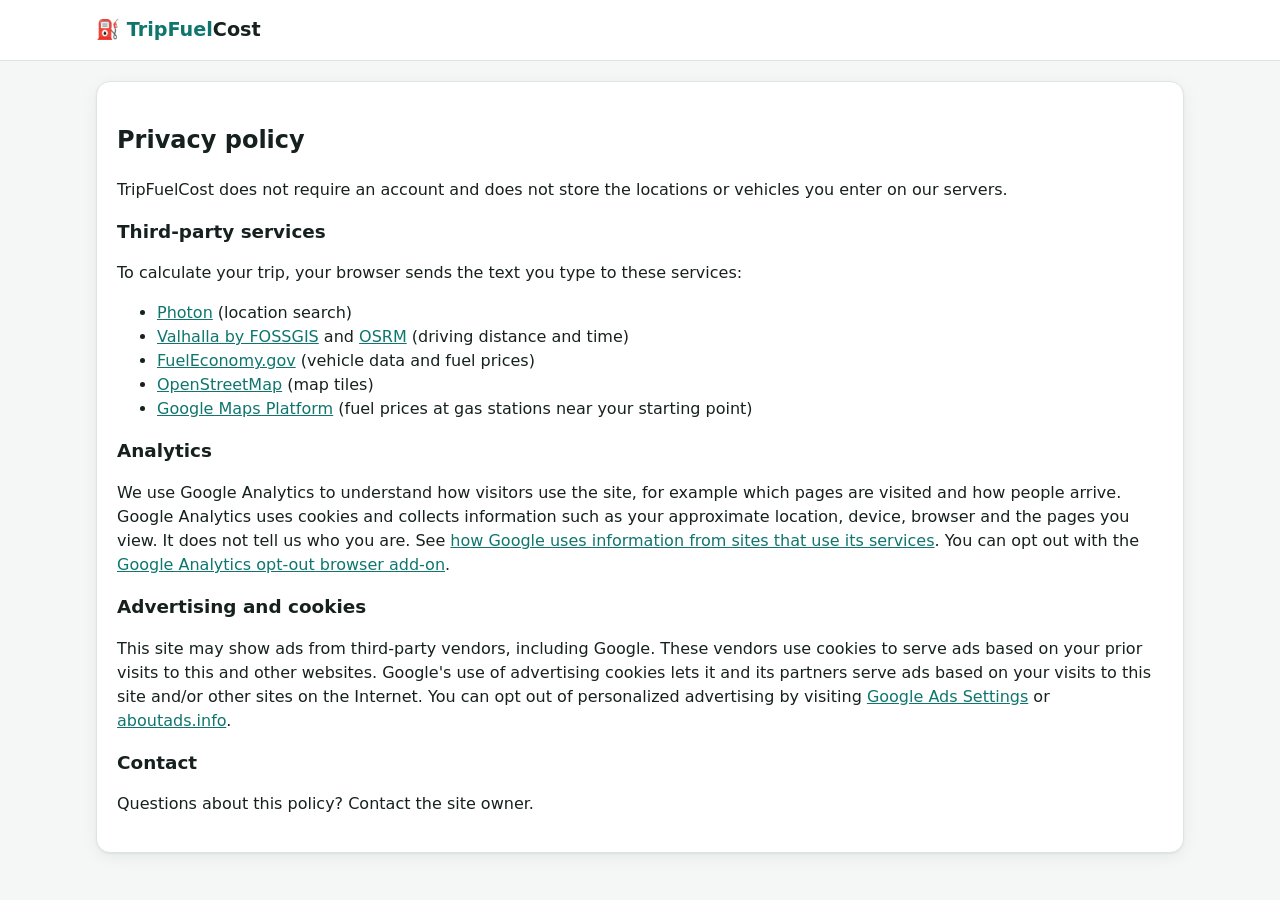
<file: privacy.html>
<!DOCTYPE html>
<html lang="en">
<head>
<!-- Google tag (gtag.js) -->
<script async src="https://www.googletagmanager.com/gtag/js?id=G-55PYKGQ2VE"></script>
<script>
  window.dataLayer = window.dataLayer || [];
  function gtag(){dataLayer.push(arguments);}
  gtag('js', new Date());

  gtag('config', 'G-55PYKGQ2VE');
</script>
  <meta charset="UTF-8" />
  <meta name="viewport" content="width=device-width, initial-scale=1" />
  <title>Privacy Policy – TripFuelCost</title>
  <link rel="canonical" href="https://tripfuelcost.ca/privacy.html" />
  <link rel="stylesheet" href="styles.css" />
</head>
<body>
  <header class="site-header">
    <div class="container header-inner"><a class="brand" href="./">⛽ <span>TripFuel</span>Cost</a></div>
  </header>
  <main class="container">
    <section class="content card">
      <h1>Privacy policy</h1>
      <p>TripFuelCost does not require an account and does not store the locations or vehicles you enter on our servers.</p>
      <h2>Third-party services</h2>
      <p>To calculate your trip, your browser sends the text you type to these services:</p>
      <ul>
        <li><a href="https://photon.komoot.io" rel="noopener">Photon</a> (location search)</li>
        <li><a href="https://valhalla1.openstreetmap.de" rel="noopener">Valhalla by FOSSGIS</a> and <a href="https://project-osrm.org" rel="noopener">OSRM</a> (driving distance and time)</li>
        <li><a href="https://www.fueleconomy.gov" rel="noopener">FuelEconomy.gov</a> (vehicle data and fuel prices)</li>
        <li><a href="https://www.openstreetmap.org" rel="noopener">OpenStreetMap</a> (map tiles)</li>
        <li><a href="https://policies.google.com/privacy" rel="noopener">Google Maps Platform</a> (fuel prices at gas stations near your starting point)</li>
      </ul>
      <h2>Analytics</h2>
      <p>We use Google Analytics to understand how visitors use the site, for example which pages are visited and how people arrive. Google Analytics uses cookies and collects information such as your approximate location, device, browser and the pages you view. It does not tell us who you are. See <a href="https://policies.google.com/technologies/partner-sites" rel="noopener">how Google uses information from sites that use its services</a>. You can opt out with the <a href="https://tools.google.com/dlpage/gaoptout" rel="noopener">Google Analytics opt-out browser add-on</a>.</p>
      <h2>Advertising and cookies</h2>
      <p>This site may show ads from third-party vendors, including Google. These vendors use cookies to serve ads based on your prior visits to this and other websites. Google's use of advertising cookies lets it and its partners serve ads based on your visits to this site and/or other sites on the Internet. You can opt out of personalized advertising by visiting <a href="https://www.google.com/settings/ads" rel="noopener">Google Ads Settings</a> or <a href="https://www.aboutads.info" rel="noopener">aboutads.info</a>.</p>
      <h2>Contact</h2>
      <p>Questions about this policy? Contact the site owner.</p>
    </section>
  </main>
</body>
</html>
</file>
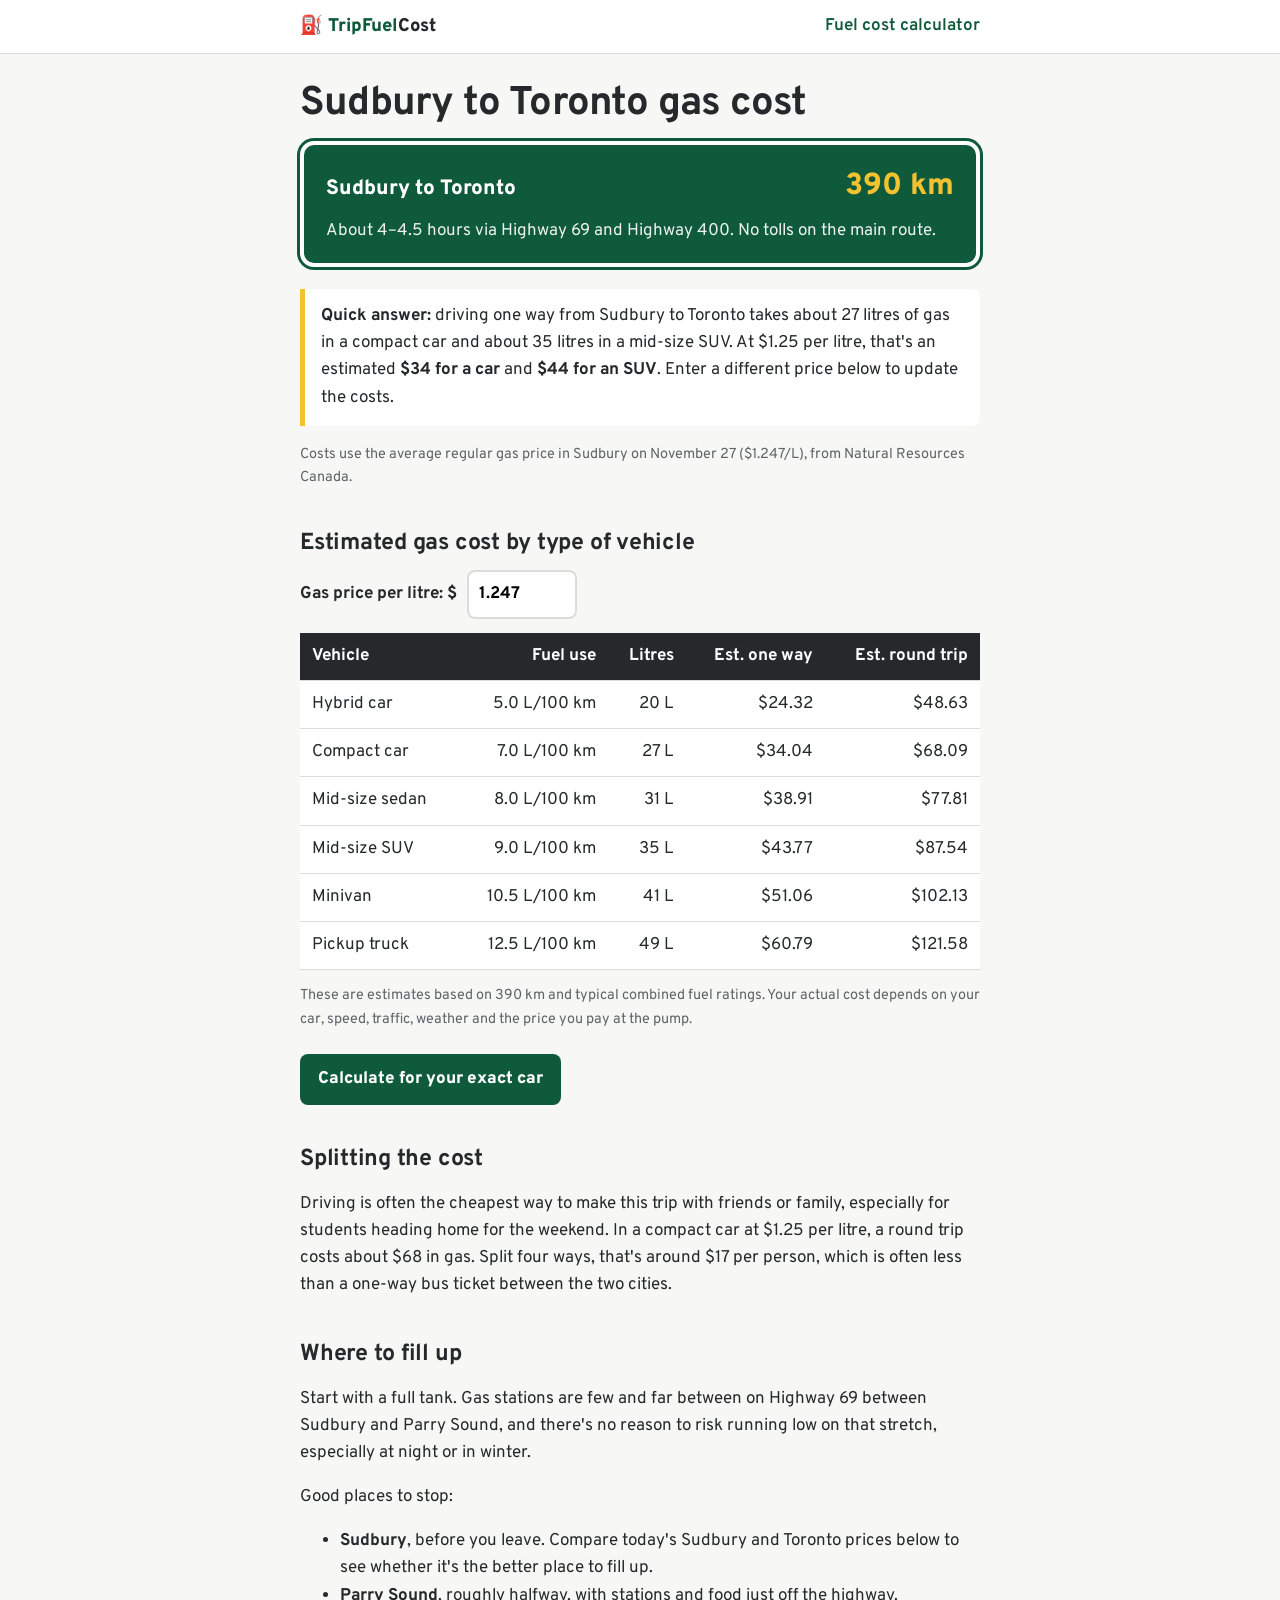
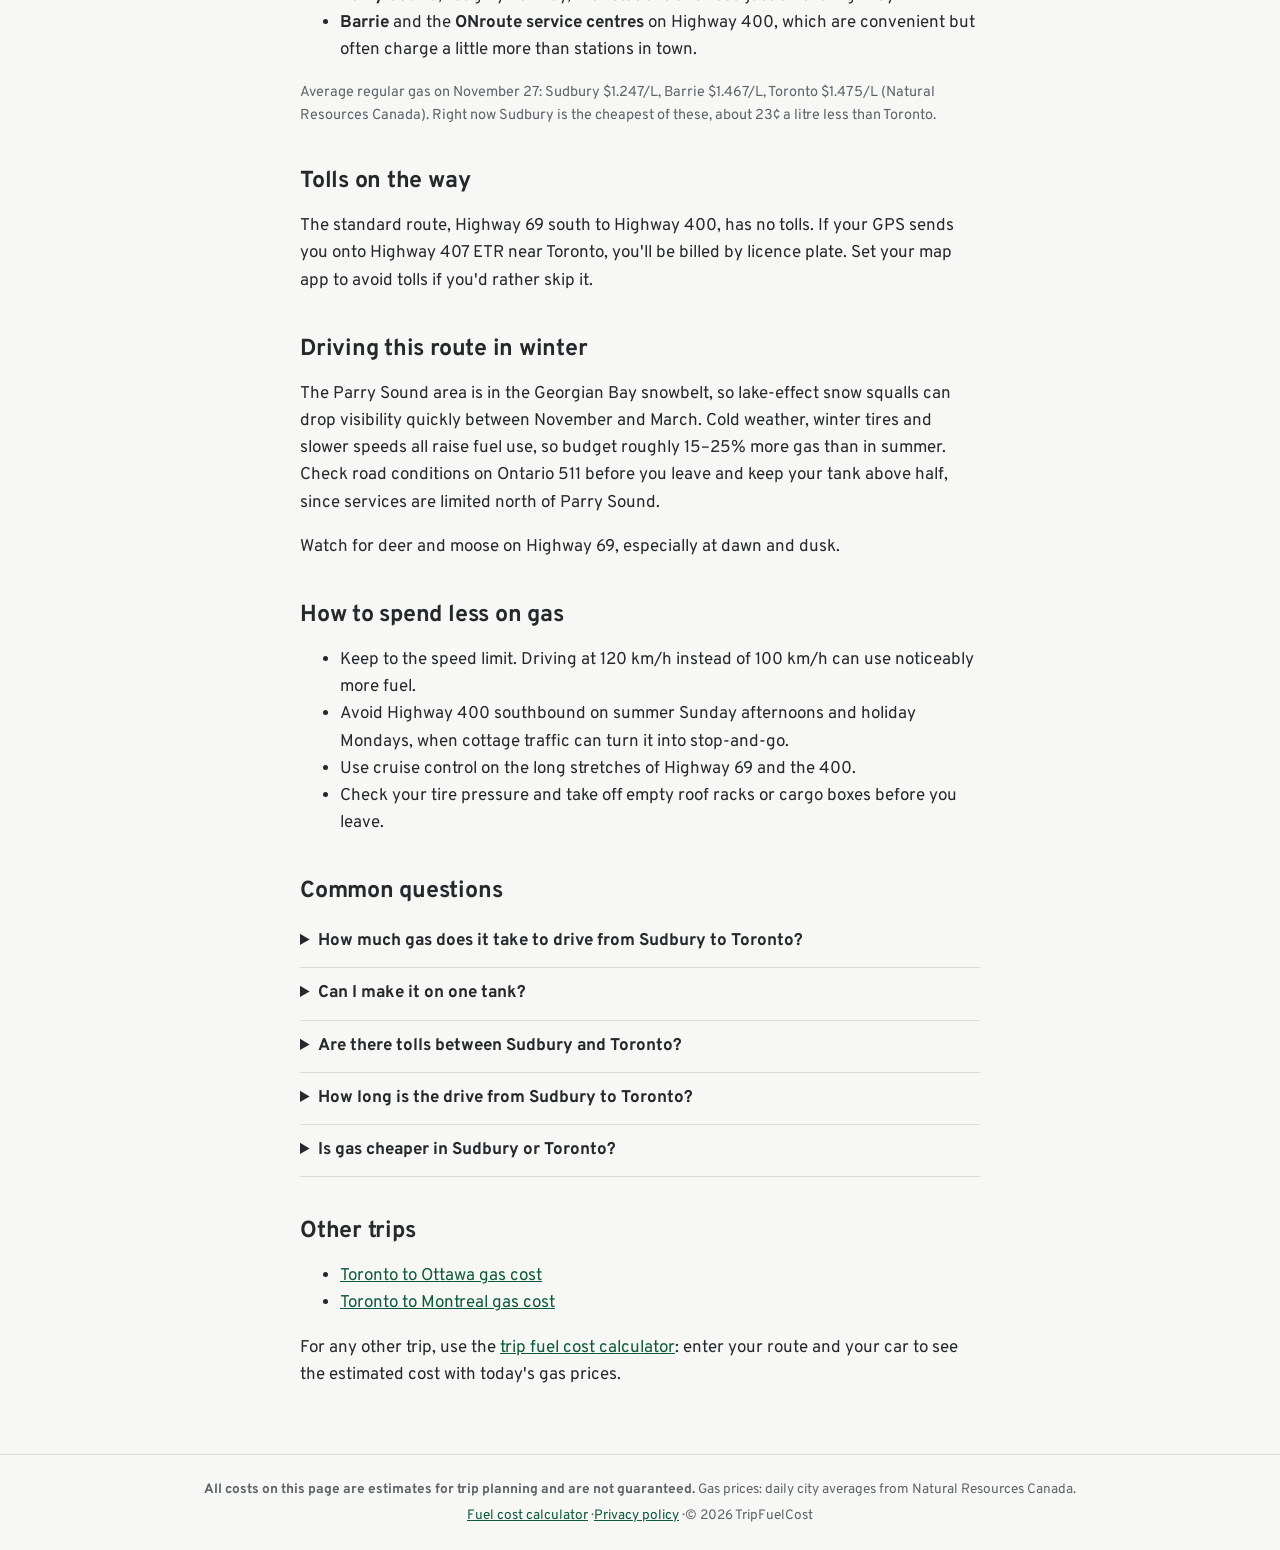
<file: sudbury-to-toronto-gas-cost.html>
<!doctype html>
<html lang="en-CA">
<head>
<!-- Google tag (gtag.js) -->
<script async src="https://www.googletagmanager.com/gtag/js?id=G-55PYKGQ2VE"></script>
<script>
  window.dataLayer = window.dataLayer || [];
  function gtag(){dataLayer.push(arguments);}
  gtag('js', new Date());

  gtag('config', 'G-55PYKGQ2VE');
</script>
<meta charset="utf-8">
<meta name="viewport" content="width=device-width, initial-scale=1">
<title>Sudbury to Toronto Gas Cost (2026) – How Much Gas for the Drive? | TripFuelCost</title>
<meta name="description" content="How much gas does it cost to drive from Sudbury to Toronto? Estimated costs for hybrids, cars, SUVs and pickups, round-trip totals, today&#x27;s Sudbury gas price, and tips for Highway 69 and the 400.">
<link rel="canonical" href="https://tripfuelcost.ca/sudbury-to-toronto-gas-cost.html">
<meta property="og:title" content="Sudbury to Toronto Gas Cost">
<meta property="og:description" content="Estimated gas cost for the 390 km drive from Sudbury to Toronto for hybrids, cars, SUVs and pickups, using today&#x27;s prices.">
<meta property="og:type" content="article">
<meta property="og:url" content="https://tripfuelcost.ca/sudbury-to-toronto-gas-cost.html">
<meta name="theme-color" content="#0E5A3A">
<link rel="icon" href="data:image/svg+xml,<svg xmlns='http://www.w3.org/2000/svg' viewBox='0 0 100 100'><text y='.9em' font-size='90'>⛽</text></svg>">
<link rel="preconnect" href="https://fonts.googleapis.com">
<link rel="preconnect" href="https://fonts.gstatic.com" crossorigin>
<link href="https://fonts.googleapis.com/css2?family=Overpass:wght@400;600;700;800&display=swap" rel="stylesheet">
<script type="application/ld+json">
{
 "@context": "https://schema.org",
 "@type": "FAQPage",
 "mainEntity": [
  {
   "@type": "Question",
   "name": "How much gas does it take to drive from Sudbury to Toronto?",
   "acceptedAnswer": {
    "@type": "Answer",
    "text": "The drive is about 390 km. A compact car using 7 L/100 km needs about 27 litres, a mid-size SUV about 35 litres, and a pickup truck about 49 litres."
   }
  },
  {
   "@type": "Question",
   "name": "Can I make it on one tank?",
   "acceptedAnswer": {
    "@type": "Answer",
    "text": "Yes, almost any car can. A car with a 50-litre tank using 7 L/100 km can go about 700 km. Still, start with a full tank, because stations are limited between Sudbury and Parry Sound."
   }
  },
  {
   "@type": "Question",
   "name": "Are there tolls between Sudbury and Toronto?",
   "acceptedAnswer": {
    "@type": "Answer",
    "text": "The main route along Highway 69 and Highway 400 has no tolls. Highway 407 ETR near Toronto is an optional toll road."
   }
  },
  {
   "@type": "Question",
   "name": "How long is the drive from Sudbury to Toronto?",
   "acceptedAnswer": {
    "@type": "Answer",
    "text": "Usually about 4 to 4.5 hours. Summer weekend cottage traffic on Highway 400, rush hour in Toronto, or winter weather can add an hour or more."
   }
  },
  {
   "@type": "Question",
   "name": "Is gas cheaper in Sudbury or Toronto?",
   "acceptedAnswer": {
    "@type": "Answer",
    "text": "It changes over time. This page shows today's average prices for Sudbury, Barrie and Toronto so you can pick the cheaper place to fill up."
   }
  }
 ]
}
</script>
<style>
  :root{--sign:#0E5A3A;--asphalt:#26292C;--line:#F2C230;--paper:#F7F8F5;--muted:#5E6468;--rule:#DADDD8}
  *{box-sizing:border-box}
  body{margin:0;background:var(--paper);color:var(--asphalt);font-family:"Overpass",system-ui,-apple-system,"Segoe UI",Roboto,sans-serif;font-size:17px;line-height:1.6}
  main{max-width:720px;margin:0 auto;padding:28px 20px 48px}
  a{color:var(--sign)}
  a:focus-visible,input:focus-visible{outline:3px solid var(--line);outline-offset:2px}
  h1{font-size:clamp(1.8rem,5vw,2.5rem);line-height:1.12;letter-spacing:-.02em;margin:0 0 14px}
  h2{font-size:1.45rem;line-height:1.25;margin:40px 0 10px;letter-spacing:-.01em}
  .route{background:var(--sign);color:#fff;border:4px solid #fff;box-shadow:0 0 0 3px var(--sign);border-radius:14px;padding:18px 22px;margin:0 0 22px}
  .route .road{display:flex;justify-content:space-between;align-items:baseline;gap:12px;font-weight:800;font-size:1.3rem}
  .route .road span:last-child{font-size:1.9rem;color:var(--line)}
  .route p{margin:6px 0 0;opacity:.92}
  .answer{background:#fff;border-left:5px solid var(--line);padding:14px 16px;border-radius:0 8px 8px 0}
  .price{display:flex;align-items:center;gap:10px;flex-wrap:wrap;margin:12px 0 14px;font-weight:700}
  .price input{font:inherit;font-size:1.05rem;width:110px;padding:9px 10px;border:2px solid var(--rule);border-radius:8px}
  .table-scroll{overflow-x:auto}
  table{border-collapse:collapse;width:100%;background:#fff;min-width:460px}
  th,td{text-align:left;padding:10px 12px;border-bottom:1px solid var(--rule)}
  th{background:var(--asphalt);color:#fff;font-weight:700}
  td.num,th.num{text-align:right}
  .small{color:var(--muted);font-size:.9rem}
  .cta{display:inline-block;background:var(--sign);color:#fff;text-decoration:none;font-weight:800;padding:12px 18px;border-radius:8px;margin-top:6px}
  details{border-bottom:1px solid var(--rule);padding:12px 0}
  summary{font-weight:700;cursor:pointer}
  details p{margin:8px 0 0}
  .site-bar{background:#fff;border-bottom:1px solid var(--rule)}
  .site-bar div{max-width:720px;margin:0 auto;padding:12px 20px;display:flex;justify-content:space-between;align-items:center;gap:12px;flex-wrap:wrap}
  .brand{font-weight:800;font-size:1.15rem;text-decoration:none;color:var(--asphalt)}
  .brand span{color:var(--sign)}
  .site-bar nav a{font-weight:600;text-decoration:none}
  .site-foot{border-top:1px solid var(--rule);color:var(--muted);font-size:.85rem;text-align:center;padding:20px}
  .site-foot p{margin:4px 0}
</style>
</head>
<body>
<header class="site-bar">
  <div>
    <a class="brand" href="/">⛽ <span>TripFuel</span>Cost</a>
    <nav><a href="/">Fuel cost calculator</a></nav>
  </div>
</header>
<main>
  <h1>Sudbury to Toronto gas cost</h1>

  <div class="route" aria-label="Route summary">
    <div class="road"><span>Sudbury to Toronto</span><span>390 km</span></div>
    <p>About 4–4.5 hours via Highway 69 and Highway 400. No tolls on the main route.</p>
  </div>

  <p class="answer"><strong>Quick answer:</strong> driving one way from Sudbury to Toronto takes about 27 litres of gas in a compact car and about 35 litres in a mid-size SUV. At $<span id="qa-price">1.90</span> per litre, that's an estimated <strong>$<span id="qa-car">52</span> for a car</strong> and <strong>$<span id="qa-suv">67</span> for an SUV</strong>. Enter a different price below to update the costs.</p>
  <p class="small" id="price-note">Costs use a typical Sudbury gas price.</p>

  <!-- AD SLOT: add an ad unit here after AdSense approval -->

  <h2>Estimated gas cost by type of vehicle</h2>
  <label class="price" for="gas-price">Gas price per litre: $<input type="number" id="gas-price" inputmode="decimal" min="0" step="0.01" value="1.90"></label>
  <div class="table-scroll">
    <table>
      <thead><tr><th>Vehicle</th><th class="num">Fuel use</th><th class="num">Litres</th><th class="num">Est. one way</th><th class="num">Est. round trip</th></tr></thead>
      <tbody id="cost-rows"></tbody>
    </table>
  </div>
  <p class="small">These are estimates based on 390 km and typical combined fuel ratings. Your actual cost depends on your car, speed, traffic, weather and the price you pay at the pump.</p>
  <p><a class="cta" href="/?from=Greater%20Sudbury%2C%20Ontario%2C%20Canada&amp;to=Toronto%2C%20Ontario%2C%20Canada&amp;country=CA">Calculate for your exact car</a></p>

  <h2>Splitting the cost</h2>
  <p>Driving is often the cheapest way to make this trip with friends or family, especially for students heading home for the weekend. In a compact car at $<span id="split-price">1.90</span> per litre, a round trip costs about $<span id="split-rt">104</span> in gas. Split four ways, that's around $<span id="split-pp">26</span> per person, which is often less than a one-way bus ticket between the two cities.</p>

  <h2>Where to fill up</h2>
  <p>Start with a full tank. Gas stations are few and far between on Highway 69 between Sudbury and Parry Sound, and there's no reason to risk running low on that stretch, especially at night or in winter.</p>
  <p>Good places to stop:</p>
  <ul>
    <li><strong>Sudbury</strong>, before you leave. Compare today's Sudbury and Toronto prices below to see whether it's the better place to fill up.</li>
    <li><strong>Parry Sound</strong>, roughly halfway, with stations and food just off the highway.</li>
    <li><strong>Barrie</strong> and the <strong>ONroute service centres</strong> on Highway 400, which are convenient but often charge a little more than stations in town.</li>
  </ul>
  <p class="small" id="city-prices" hidden></p>

  <h2>Tolls on the way</h2>
  <p>The standard route, Highway 69 south to Highway 400, has no tolls. If your GPS sends you onto Highway 407 ETR near Toronto, you'll be billed by licence plate. Set your map app to avoid tolls if you'd rather skip it.</p>

  <!-- AD SLOT: add an ad unit here after AdSense approval -->

  <h2>Driving this route in winter</h2>
  <p>The Parry Sound area is in the Georgian Bay snowbelt, so lake-effect snow squalls can drop visibility quickly between November and March. Cold weather, winter tires and slower speeds all raise fuel use, so budget roughly 15–25% more gas than in summer. Check road conditions on Ontario 511 before you leave and keep your tank above half, since services are limited north of Parry Sound.</p>
  <p>Watch for deer and moose on Highway 69, especially at dawn and dusk.</p>

  <h2>How to spend less on gas</h2>
  <ul>
    <li>Keep to the speed limit. Driving at 120 km/h instead of 100 km/h can use noticeably more fuel.</li>
    <li>Avoid Highway 400 southbound on summer Sunday afternoons and holiday Mondays, when cottage traffic can turn it into stop-and-go.</li>
    <li>Use cruise control on the long stretches of Highway 69 and the 400.</li>
    <li>Check your tire pressure and take off empty roof racks or cargo boxes before you leave.</li>
  </ul>

  <h2>Common questions</h2>
  <details><summary>How much gas does it take to drive from Sudbury to Toronto?</summary><p>The drive is about 390 km. A compact car using 7 L/100 km needs about 27 litres, a mid-size SUV about 35 litres, and a pickup truck about 49 litres.</p></details>
  <details><summary>Can I make it on one tank?</summary><p>Yes, almost any car can. A car with a 50-litre tank using 7 L/100 km can go about 700 km. Still, start with a full tank, because stations are limited between Sudbury and Parry Sound.</p></details>
  <details><summary>Are there tolls between Sudbury and Toronto?</summary><p>The main route along Highway 69 and Highway 400 has no tolls. Highway 407 ETR near Toronto is an optional toll road.</p></details>
  <details><summary>How long is the drive from Sudbury to Toronto?</summary><p>Usually about 4 to 4.5 hours. Summer weekend cottage traffic on Highway 400, rush hour in Toronto, or winter weather can add an hour or more.</p></details>
  <details><summary>Is gas cheaper in Sudbury or Toronto?</summary><p>It changes over time. This page shows today&#x27;s average prices for Sudbury, Barrie and Toronto so you can pick the cheaper place to fill up.</p></details>

  <h2>Other trips</h2>
  <ul>
    <li><a href="toronto-to-ottawa-gas-cost.html">Toronto to Ottawa gas cost</a></li>
    <li><a href="toronto-to-montreal-gas-cost.html">Toronto to Montreal gas cost</a></li>
  </ul>
  <p>For any other trip, use the <a href="/">trip fuel cost calculator</a>: enter your route and your car to see the estimated cost with today's gas prices.</p>
</main>
<footer class="site-foot">
  <p><strong>All costs on this page are estimates for trip planning and are not guaranteed.</strong> Gas prices: daily city averages from Natural Resources Canada.</p>
  <p><a href="/">Fuel cost calculator</a> · <a href="/privacy.html">Privacy policy</a> · © 2026 TripFuelCost</p>
</footer>

<script>
  // Estimated costs follow the gas price; today's price comes from data/prices.json
  // (daily city averages from Natural Resources Canada).
  (function(){
    const KM = 390;
    const PRICE_CITY = "Sudbury";
    const STOPS = ["Sudbury", "Barrie", "Toronto"];
    const vehicles = [["Hybrid car", 5.0], ["Compact car", 7.0], ["Mid-size sedan", 8.0], ["Mid-size SUV", 9.0], ["Minivan", 10.5], ["Pickup truck", 12.5]];
    const input = document.getElementById('gas-price');
    const rows = document.getElementById('cost-rows');
    const money = n => n.toLocaleString('en-CA',{style:'currency',currency:'CAD'});
    const whole = n => Math.round(n).toLocaleString('en-CA');
    const setText = (id, text) => { const el = document.getElementById(id); if (el) el.textContent = text; };
    function render(){
      const price = parseFloat(input.value);
      const ok = price > 0;
      rows.innerHTML = vehicles.map(([name,l100]) => {
        const litres = KM * l100 / 100;
        return `<tr><td>${name}</td><td class="num">${l100.toFixed(1)} L/100 km</td>
          <td class="num">${litres.toFixed(0)} L</td>
          <td class="num">${ok ? money(litres*price) : '–'}</td>
          <td class="num">${ok ? money(litres*price*2) : '–'}</td></tr>`;
      }).join('');
      if (!ok) return;
      setText('qa-price', price.toFixed(2));
      setText('qa-car', whole(KM * 7.0 / 100 * price));
      setText('qa-suv', whole(KM * 9.0 / 100 * price));
      setText('split-price', price.toFixed(2));
      setText('split-rt', whole(KM * 2 * 7.0 / 100 * price));
      setText('split-pp', whole(KM * 2 * 7.0 / 100 * price / 4));
    }
    let edited = false;
    input.addEventListener('input', () => { edited = true; render(); });
    render();

    fetch('data/prices.json').then(r => r.ok ? r.json() : null).then(data => {
      const ca = data && data.countries && data.countries.CA;
      if (!ca) return;
      const city = name => ca.cities.find(c => c.name === name && c.prices.regular);
      const start = city(PRICE_CITY);
      if (!start) return;
      const day = new Date(start.date + 'T12:00:00').toLocaleDateString('en-CA', { month: 'long', day: 'numeric' });
      if (!edited) {
        input.value = start.prices.regular.toFixed(3);
        render();
        setText('price-note', `Costs use the average regular gas price in ${start.name} on ${day} ($${start.prices.regular.toFixed(3)}/L), from ${ca.source}.`);
      }
      const stops = STOPS.map(city).filter(Boolean);
      if (stops.length < 2) return;
      const note = document.getElementById('city-prices');
      const cheapest = stops.reduce((a, b) => (b.prices.regular < a.prices.regular ? b : a));
      const priciest = stops.reduce((a, b) => (b.prices.regular > a.prices.regular ? b : a));
      const gap = Math.round((priciest.prices.regular - cheapest.prices.regular) * 100);
      note.textContent = `Average regular gas on ${day}: ` + stops.map(c => `${c.name} $${c.prices.regular.toFixed(3)}/L`).join(', ') + ` (${ca.source}).`
        + (gap >= 2 ? ` Right now ${cheapest.name} is the cheapest of these, about ${gap}¢ a litre less than ${priciest.name}.` : '');
      note.hidden = false;
    }).catch(() => {});
  })();
</script>
</body>
</html>
</file>
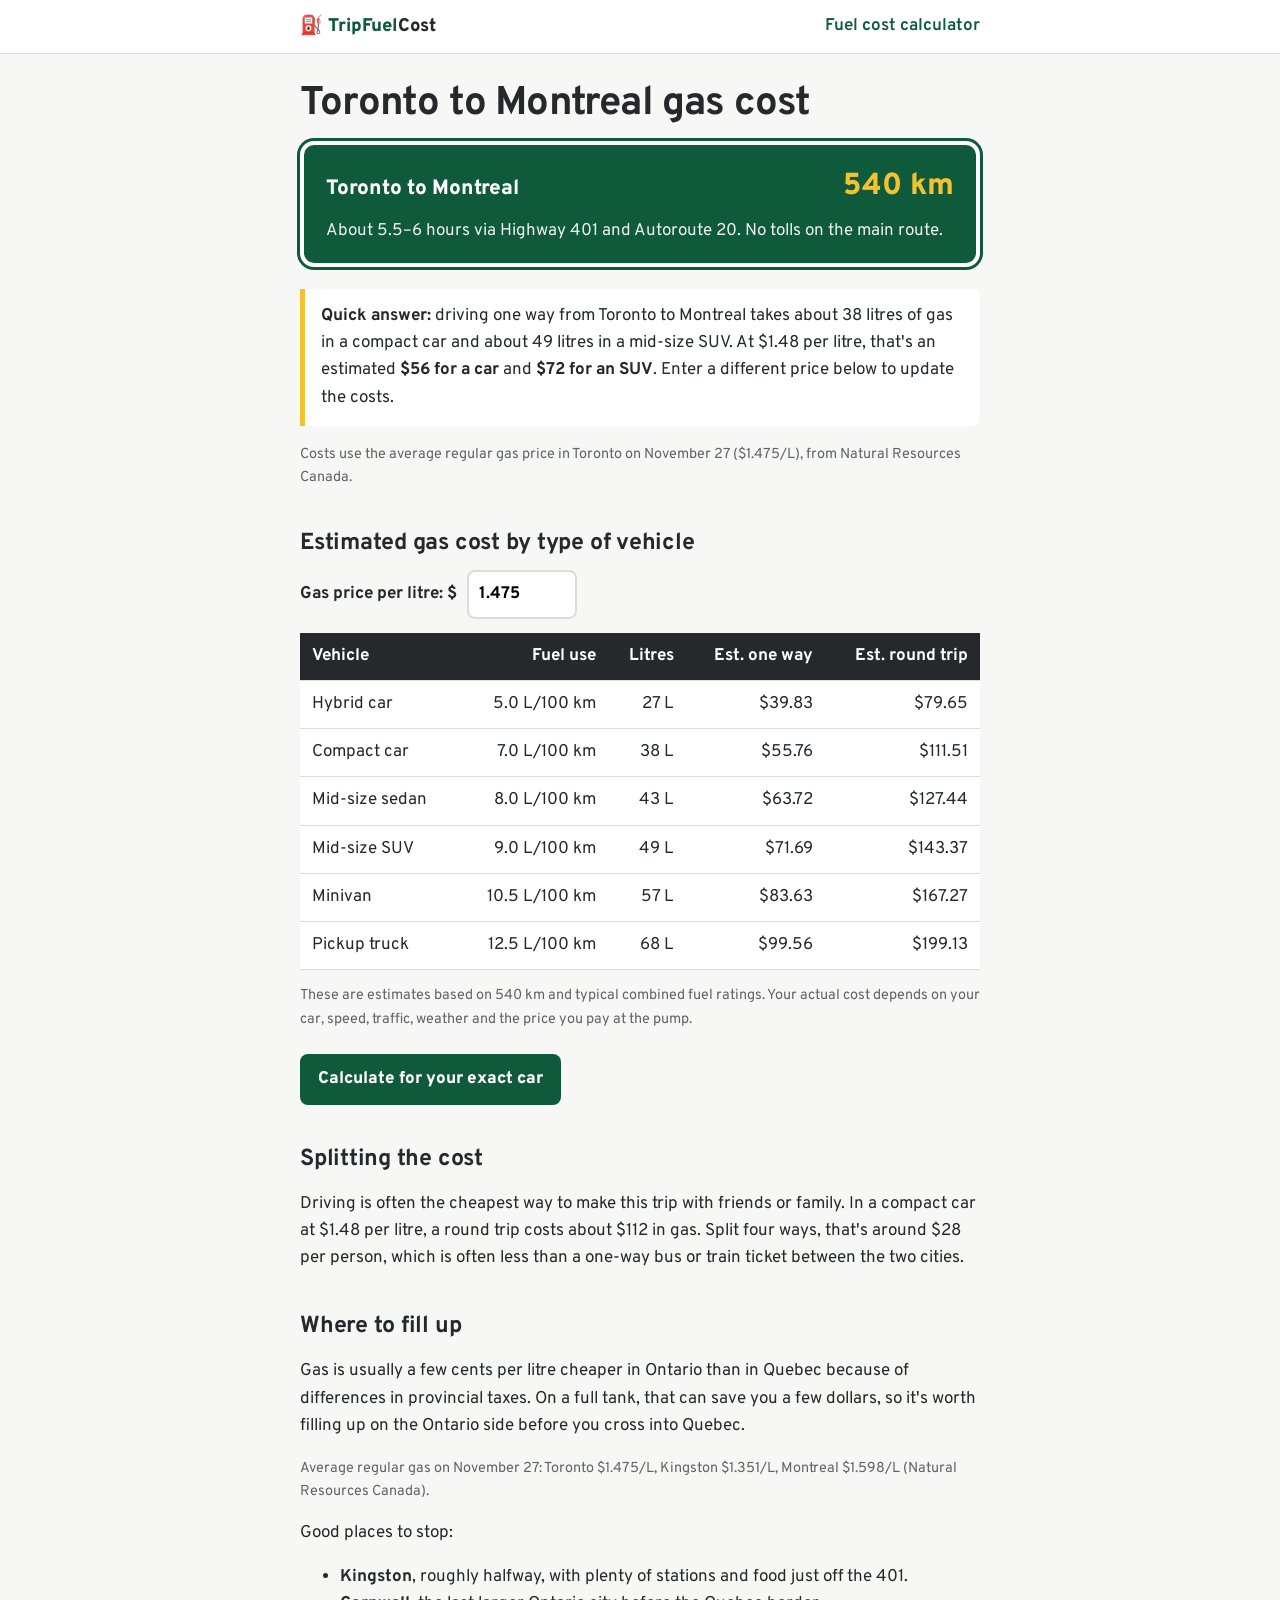
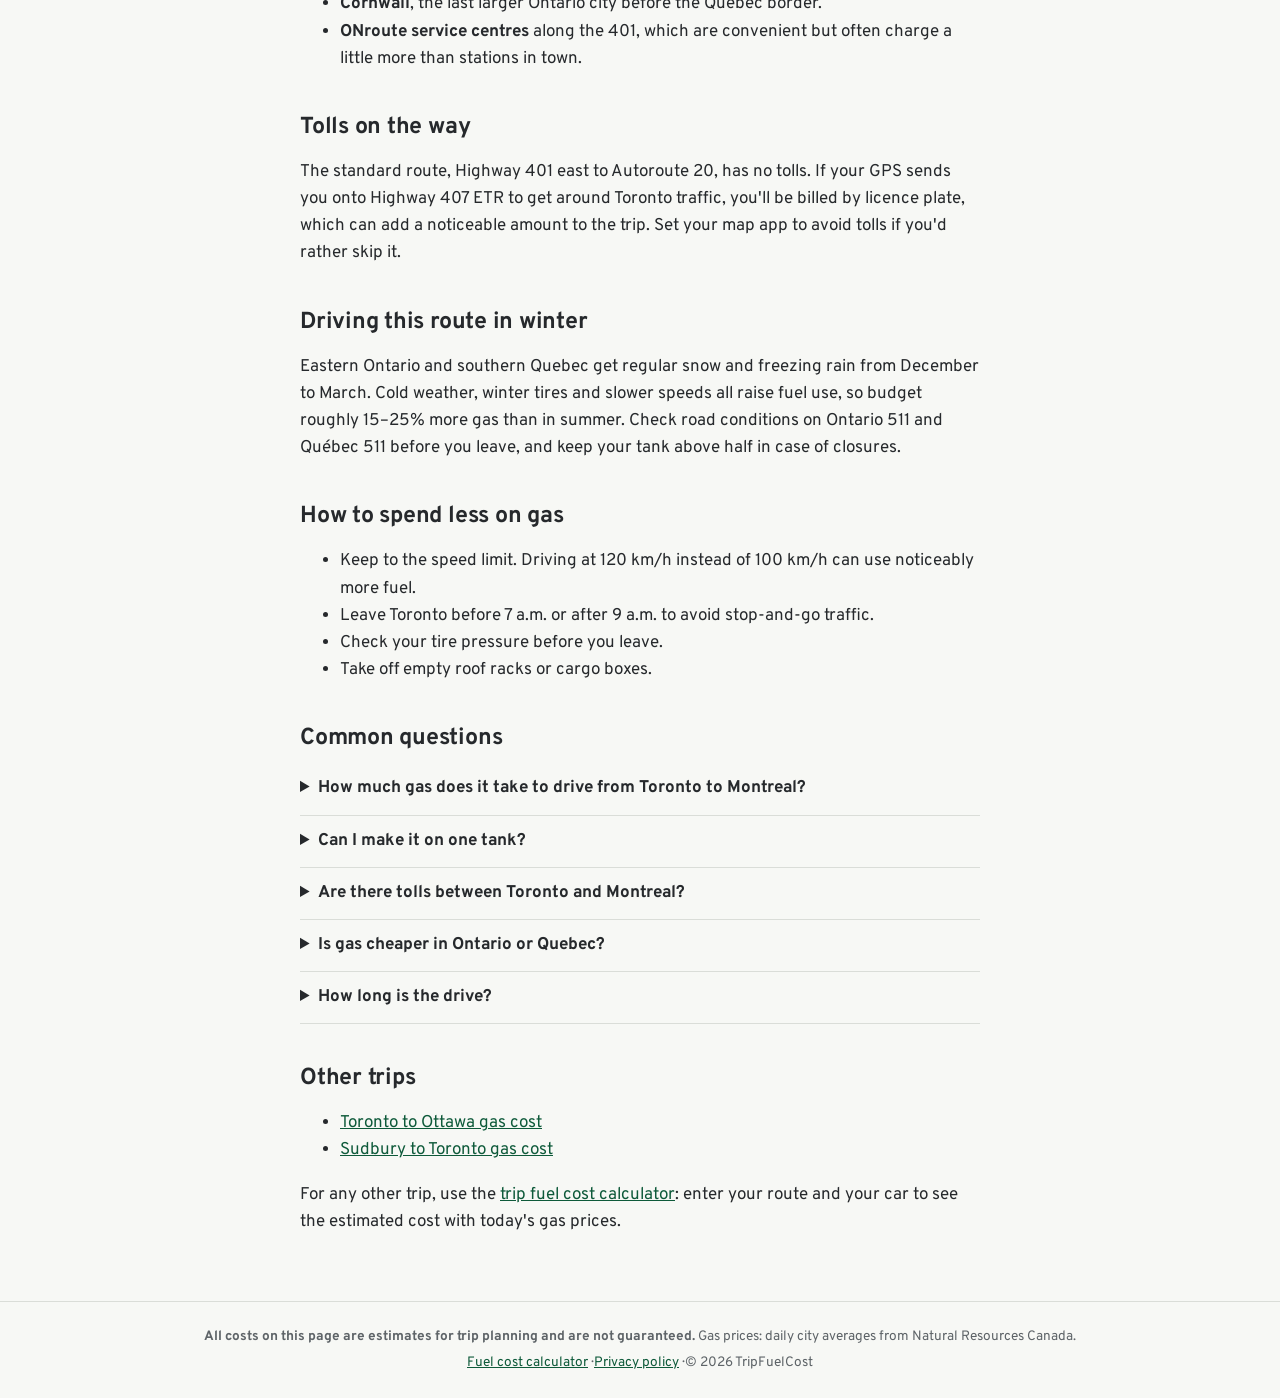
<file: toronto-to-montreal-gas-cost.html>
<!doctype html>
<html lang="en-CA">
<head>
<!-- Google tag (gtag.js) -->
<script async src="https://www.googletagmanager.com/gtag/js?id=G-55PYKGQ2VE"></script>
<script>
  window.dataLayer = window.dataLayer || [];
  function gtag(){dataLayer.push(arguments);}
  gtag('js', new Date());

  gtag('config', 'G-55PYKGQ2VE');
</script>
<meta charset="utf-8">
<meta name="viewport" content="width=device-width, initial-scale=1">
<title>Toronto to Montreal Gas Cost (2026) – How Much Gas for the Drive? | TripFuelCost</title>
<meta name="description" content="How much gas does it cost to drive from Toronto to Montreal? See costs for hybrids, cars, SUVs and pickups, round-trip totals, the best place to fill up, and tips to spend less.">
<link rel="canonical" href="https://tripfuelcost.ca/toronto-to-montreal-gas-cost.html">
<meta property="og:title" content="Toronto to Montreal Gas Cost">
<meta property="og:description" content="How much gas the 540 km drive from Toronto to Montreal costs for hybrids, cars, SUVs and pickups, using today's prices.">
<meta property="og:type" content="article">
<meta property="og:url" content="https://tripfuelcost.ca/toronto-to-montreal-gas-cost.html">
<meta name="theme-color" content="#0E5A3A">
<link rel="icon" href="data:image/svg+xml,<svg xmlns='http://www.w3.org/2000/svg' viewBox='0 0 100 100'><text y='.9em' font-size='90'>⛽</text></svg>">
<link rel="preconnect" href="https://fonts.googleapis.com">
<link rel="preconnect" href="https://fonts.gstatic.com" crossorigin>
<link href="https://fonts.googleapis.com/css2?family=Overpass:wght@400;600;700;800&display=swap" rel="stylesheet">
<script type="application/ld+json">
{
  "@context": "https://schema.org",
  "@type": "FAQPage",
  "mainEntity": [
    {"@type": "Question", "name": "How much gas does it take to drive from Toronto to Montreal?",
     "acceptedAnswer": {"@type": "Answer", "text": "The drive is about 540 km. A compact car using 7 L/100 km needs about 38 litres, a mid-size SUV about 49 litres, and a pickup truck about 68 litres."}},
    {"@type": "Question", "name": "Are there tolls between Toronto and Montreal?",
     "acceptedAnswer": {"@type": "Answer", "text": "The main route along Highway 401 and Autoroute 20 has no tolls. Highway 407 ETR near Toronto is an optional toll road; you can avoid it by staying on the 401."}},
    {"@type": "Question", "name": "Is gas cheaper in Ontario or Quebec?",
     "acceptedAnswer": {"@type": "Answer", "text": "Gas is often a few cents per litre cheaper in Ontario than in Quebec because of differences in provincial taxes, so many drivers fill up before crossing the border near Cornwall."}},
    {"@type": "Question", "name": "How long is the drive from Toronto to Montreal?",
     "acceptedAnswer": {"@type": "Answer", "text": "Usually about 5.5 to 6 hours without major traffic. Leaving Toronto at rush hour or driving in winter weather can add an hour or more."}}
  ]
}
</script>
<style>
  :root{--sign:#0E5A3A;--asphalt:#26292C;--line:#F2C230;--paper:#F7F8F5;--muted:#5E6468;--rule:#DADDD8}
  *{box-sizing:border-box}
  body{margin:0;background:var(--paper);color:var(--asphalt);font-family:"Overpass",system-ui,-apple-system,"Segoe UI",Roboto,sans-serif;font-size:17px;line-height:1.6}
  main{max-width:720px;margin:0 auto;padding:28px 20px 48px}
  a{color:var(--sign)}
  a:focus-visible,input:focus-visible{outline:3px solid var(--line);outline-offset:2px}
  h1{font-size:clamp(1.8rem,5vw,2.5rem);line-height:1.12;letter-spacing:-.02em;margin:0 0 14px}
  h2{font-size:1.45rem;line-height:1.25;margin:40px 0 10px;letter-spacing:-.01em}
  .route{background:var(--sign);color:#fff;border:4px solid #fff;box-shadow:0 0 0 3px var(--sign);border-radius:14px;padding:18px 22px;margin:0 0 22px}
  .route .road{display:flex;justify-content:space-between;align-items:baseline;gap:12px;font-weight:800;font-size:1.3rem}
  .route .road span:last-child{font-size:1.9rem;color:var(--line)}
  .route p{margin:6px 0 0;opacity:.92}
  .answer{background:#fff;border-left:5px solid var(--line);padding:14px 16px;border-radius:0 8px 8px 0}
  .price{display:flex;align-items:center;gap:10px;flex-wrap:wrap;margin:12px 0 14px;font-weight:700}
  .price input{font:inherit;font-size:1.05rem;width:110px;padding:9px 10px;border:2px solid var(--rule);border-radius:8px}
  .table-scroll{overflow-x:auto}
  table{border-collapse:collapse;width:100%;background:#fff;min-width:460px}
  th,td{text-align:left;padding:10px 12px;border-bottom:1px solid var(--rule)}
  th{background:var(--asphalt);color:#fff;font-weight:700}
  td.num,th.num{text-align:right}
  .small{color:var(--muted);font-size:.9rem}
  .cta{display:inline-block;background:var(--sign);color:#fff;text-decoration:none;font-weight:800;padding:12px 18px;border-radius:8px;margin-top:6px}
  details{border-bottom:1px solid var(--rule);padding:12px 0}
  summary{font-weight:700;cursor:pointer}
  details p{margin:8px 0 0}
  .site-bar{background:#fff;border-bottom:1px solid var(--rule)}
  .site-bar div{max-width:720px;margin:0 auto;padding:12px 20px;display:flex;justify-content:space-between;align-items:center;gap:12px;flex-wrap:wrap}
  .brand{font-weight:800;font-size:1.15rem;text-decoration:none;color:var(--asphalt)}
  .brand span{color:var(--sign)}
  .site-bar nav a{font-weight:600;text-decoration:none}
  .site-foot{border-top:1px solid var(--rule);color:var(--muted);font-size:.85rem;text-align:center;padding:20px}
  .site-foot p{margin:4px 0}
</style>
</head>
<body>
<header class="site-bar">
  <div>
    <a class="brand" href="/">⛽ <span>TripFuel</span>Cost</a>
    <nav><a href="/">Fuel cost calculator</a></nav>
  </div>
</header>
<main>
  <h1>Toronto to Montreal gas cost</h1>

  <div class="route" aria-label="Route summary">
    <div class="road"><span>Toronto to Montreal</span><span>540 km</span></div>
    <p>About 5.5–6 hours via Highway 401 and Autoroute 20. No tolls on the main route.</p>
  </div>

  <p class="answer"><strong>Quick answer:</strong> driving one way from Toronto to Montreal takes about 38 litres of gas in a compact car and about 49 litres in a mid-size SUV. At $<span id="qa-price">1.90</span> per litre, that's an estimated <strong>$<span id="qa-car">72</span> for a car</strong> and <strong>$<span id="qa-suv">92</span> for an SUV</strong>. Enter a different price below to update the costs.</p>
  <p class="small" id="price-note">Costs use a typical Toronto gas price.</p>

  <!-- AD SLOT: add an ad unit here after AdSense approval -->

  <h2>Estimated gas cost by type of vehicle</h2>
  <label class="price" for="gas-price">Gas price per litre: $<input type="number" id="gas-price" inputmode="decimal" min="0" step="0.01" value="1.90"></label>
  <div class="table-scroll">
    <table>
      <thead><tr><th>Vehicle</th><th class="num">Fuel use</th><th class="num">Litres</th><th class="num">Est. one way</th><th class="num">Est. round trip</th></tr></thead>
      <tbody id="cost-rows"></tbody>
    </table>
  </div>
  <p class="small">These are estimates based on 540 km and typical combined fuel ratings. Your actual cost depends on your car, speed, traffic, weather and the price you pay at the pump.</p>
  <p><a class="cta" href="/?from=Toronto%2C%20Ontario%2C%20Canada&amp;to=Montr%C3%A9al%2C%20Quebec%2C%20Canada&amp;country=CA">Calculate for your exact car</a></p>

  <h2>Splitting the cost</h2>
  <p>Driving is often the cheapest way to make this trip with friends or family. In a compact car at $<span id="split-price">1.90</span> per litre, a round trip costs about $<span id="split-rt">144</span> in gas. Split four ways, that's around $<span id="split-pp">36</span> per person, which is often less than a one-way bus or train ticket between the two cities.</p>

  <h2>Where to fill up</h2>
  <p>Gas is usually a few cents per litre cheaper in Ontario than in Quebec because of differences in provincial taxes. On a full tank, that can save you a few dollars, so it's worth filling up on the Ontario side before you cross into Quebec.</p>
  <p class="small" id="city-prices" hidden></p>
  <p>Good places to stop:</p>
  <ul>
    <li><strong>Kingston</strong>, roughly halfway, with plenty of stations and food just off the 401.</li>
    <li><strong>Cornwall</strong>, the last larger Ontario city before the Quebec border.</li>
    <li><strong>ONroute service centres</strong> along the 401, which are convenient but often charge a little more than stations in town.</li>
  </ul>

  <h2>Tolls on the way</h2>
  <p>The standard route, Highway 401 east to Autoroute 20, has no tolls. If your GPS sends you onto Highway 407 ETR to get around Toronto traffic, you'll be billed by licence plate, which can add a noticeable amount to the trip. Set your map app to avoid tolls if you'd rather skip it.</p>

  <!-- AD SLOT: add an ad unit here after AdSense approval -->

  <h2>Driving this route in winter</h2>
  <p>Eastern Ontario and southern Quebec get regular snow and freezing rain from December to March. Cold weather, winter tires and slower speeds all raise fuel use, so budget roughly 15–25% more gas than in summer. Check road conditions on Ontario 511 and Québec 511 before you leave, and keep your tank above half in case of closures.</p>

  <h2>How to spend less on gas</h2>
  <ul>
    <li>Keep to the speed limit. Driving at 120 km/h instead of 100 km/h can use noticeably more fuel.</li>
    <li>Leave Toronto before 7 a.m. or after 9 a.m. to avoid stop-and-go traffic.</li>
    <li>Check your tire pressure before you leave.</li>
    <li>Take off empty roof racks or cargo boxes.</li>
  </ul>

  <h2>Common questions</h2>
  <details><summary>How much gas does it take to drive from Toronto to Montreal?</summary><p>About 540 km each way. A compact car using 7 L/100 km needs about 38 litres, a mid-size SUV about 49 litres, and a pickup truck about 68 litres.</p></details>
  <details><summary>Can I make it on one tank?</summary><p>Most cars can. A car with a 50-litre tank using 7 L/100 km can go about 700 km, so you'd arrive with fuel to spare. Larger trucks and SUVs may need a stop, especially in winter.</p></details>
  <details><summary>Are there tolls between Toronto and Montreal?</summary><p>No, not on the main 401 and Autoroute 20 route. Highway 407 ETR near Toronto is optional and charges tolls.</p></details>
  <details><summary>Is gas cheaper in Ontario or Quebec?</summary><p>Usually Ontario, by a few cents per litre, so fill up before you cross the provincial border.</p></details>
  <details><summary>How long is the drive?</summary><p>Usually 5.5 to 6 hours without major traffic. Rush hour in Toronto or Montreal, or winter weather, can add an hour or more.</p></details>

  <h2>Other trips</h2>
  <ul>
    <li><a href="toronto-to-ottawa-gas-cost.html">Toronto to Ottawa gas cost</a></li>
    <li><a href="sudbury-to-toronto-gas-cost.html">Sudbury to Toronto gas cost</a></li>
  </ul>
  <p>For any other trip, use the <a href="/">trip fuel cost calculator</a>: enter your route and your car to see the estimated cost with today's gas prices.</p>
</main>
<footer class="site-foot">
  <p><strong>All costs on this page are estimates for trip planning and are not guaranteed.</strong> Gas prices: daily city averages from Natural Resources Canada.</p>
  <p><a href="/">Fuel cost calculator</a> · <a href="/privacy.html">Privacy policy</a> · © 2026 TripFuelCost</p>
</footer>

<script>
  // Updates the cost table when the gas price changes
  (function(){
    const KM = 540;
    const vehicles = [
      ['Hybrid car', 5.0],
      ['Compact car', 7.0],
      ['Mid-size sedan', 8.0],
      ['Mid-size SUV', 9.0],
      ['Minivan', 10.5],
      ['Pickup truck', 12.5]
    ];
    const input = document.getElementById('gas-price');
    const rows = document.getElementById('cost-rows');
    const money = n => n.toLocaleString('en-CA',{style:'currency',currency:'CAD'});
    function render(){
      const price = parseFloat(input.value);
      rows.innerHTML = vehicles.map(([name,l100]) => {
        const litres = KM * l100 / 100;
        const ok = price > 0;
        return `<tr><td>${name}</td><td class="num">${l100.toFixed(1)} L/100 km</td>
          <td class="num">${litres.toFixed(0)} L</td>
          <td class="num">${ok ? money(litres*price) : '–'}</td>
          <td class="num">${ok ? money(litres*price*2) : '–'}</td></tr>`;
      }).join('');
    }
    // Quick answer and cost-splitting numbers follow the price too.
    const setText = (id, text) => { const el = document.getElementById(id); if (el) el.textContent = text; };
    function renderSummary(){
      const price = parseFloat(input.value);
      if (!(price > 0)) return;
      const whole = n => Math.round(n).toLocaleString('en-CA');
      setText('qa-price', price.toFixed(2));
      setText('qa-car', whole(KM * 7.0 / 100 * price));
      setText('qa-suv', whole(KM * 9.0 / 100 * price));
      setText('split-price', price.toFixed(2));
      setText('split-rt', whole(KM * 2 * 7.0 / 100 * price));
      setText('split-pp', whole(KM * 2 * 7.0 / 100 * price / 4));
    }
    let edited = false;
    input.addEventListener('input', () => { edited = true; render(); renderSummary(); });
    render();
    renderSummary();

    // Today's average prices, collected daily from Natural Resources Canada.
    fetch('data/prices.json').then(r => r.ok ? r.json() : null).then(data => {
      const ca = data && data.countries && data.countries.CA;
      if (!ca) return;
      const city = name => ca.cities.find(c => c.name === name);
      const toronto = city('Toronto');
      if (!toronto || !toronto.prices.regular) return;
      const day = new Date(toronto.date + 'T12:00:00').toLocaleDateString('en-CA', { month: 'long', day: 'numeric' });
      if (!edited) {
        input.value = toronto.prices.regular.toFixed(3);
        render();
        renderSummary();
        setText('price-note', `Costs use the average regular gas price in Toronto on ${day} ($${toronto.prices.regular.toFixed(3)}/L), from ${ca.source}.`);
      }
      const stops = ['Toronto', 'Kingston', 'Montreal'].map(city).filter(c => c && c.prices.regular);
      if (stops.length > 1) {
        const note = document.getElementById('city-prices');
        note.textContent = `Average regular gas on ${day}: ` + stops.map(c => `${c.name} $${c.prices.regular.toFixed(3)}/L`).join(', ') + ` (${ca.source}).`;
        note.hidden = false;
      }
    }).catch(() => {});
  })();
</script>
</body>
</html>
</file>
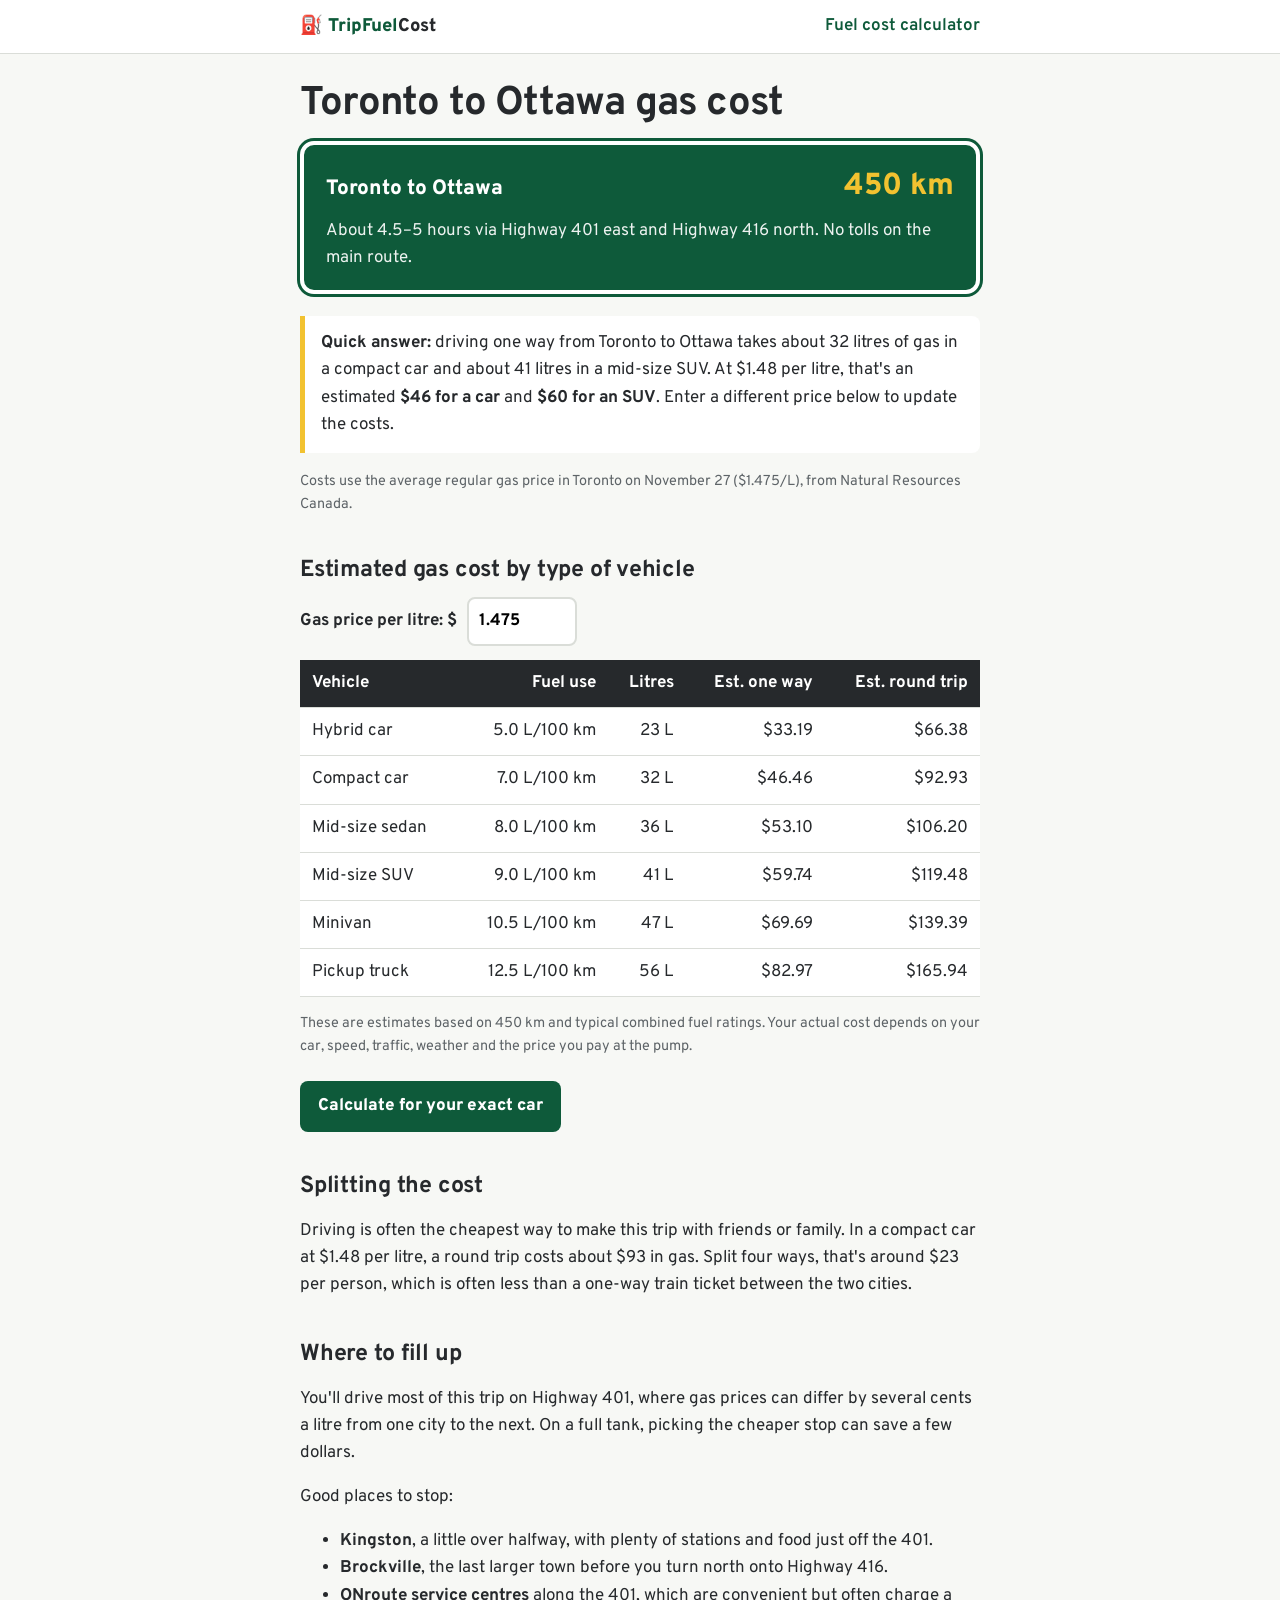
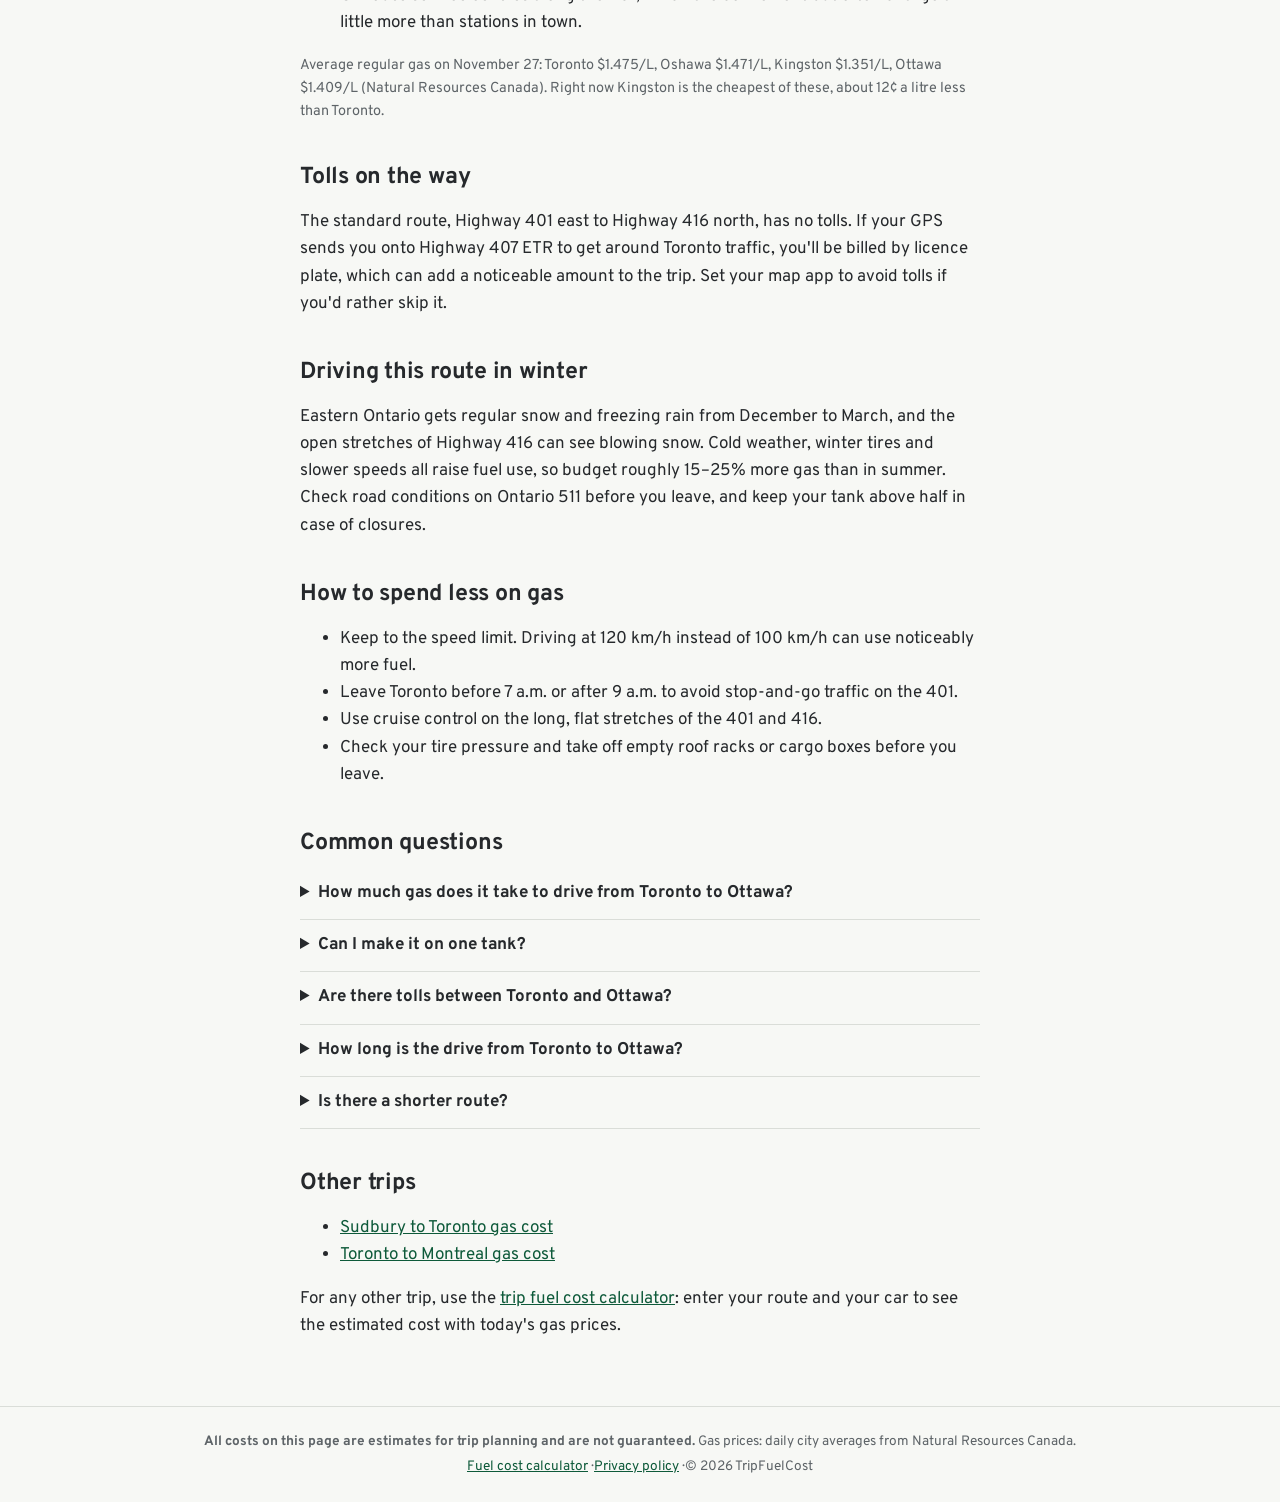
<file: toronto-to-ottawa-gas-cost.html>
<!doctype html>
<html lang="en-CA">
<head>
<!-- Google tag (gtag.js) -->
<script async src="https://www.googletagmanager.com/gtag/js?id=G-55PYKGQ2VE"></script>
<script>
  window.dataLayer = window.dataLayer || [];
  function gtag(){dataLayer.push(arguments);}
  gtag('js', new Date());

  gtag('config', 'G-55PYKGQ2VE');
</script>
<meta charset="utf-8">
<meta name="viewport" content="width=device-width, initial-scale=1">
<title>Toronto to Ottawa Gas Cost (2026) – How Much Gas for the Drive? | TripFuelCost</title>
<meta name="description" content="How much gas does it cost to drive from Toronto to Ottawa? Estimated costs for hybrids, cars, SUVs and pickups, round-trip totals, today&#x27;s prices along the 401, and tips to spend less.">
<link rel="canonical" href="https://tripfuelcost.ca/toronto-to-ottawa-gas-cost.html">
<meta property="og:title" content="Toronto to Ottawa Gas Cost">
<meta property="og:description" content="Estimated gas cost for the 450 km drive from Toronto to Ottawa for hybrids, cars, SUVs and pickups, using today&#x27;s prices.">
<meta property="og:type" content="article">
<meta property="og:url" content="https://tripfuelcost.ca/toronto-to-ottawa-gas-cost.html">
<meta name="theme-color" content="#0E5A3A">
<link rel="icon" href="data:image/svg+xml,<svg xmlns='http://www.w3.org/2000/svg' viewBox='0 0 100 100'><text y='.9em' font-size='90'>⛽</text></svg>">
<link rel="preconnect" href="https://fonts.googleapis.com">
<link rel="preconnect" href="https://fonts.gstatic.com" crossorigin>
<link href="https://fonts.googleapis.com/css2?family=Overpass:wght@400;600;700;800&display=swap" rel="stylesheet">
<script type="application/ld+json">
{
 "@context": "https://schema.org",
 "@type": "FAQPage",
 "mainEntity": [
  {
   "@type": "Question",
   "name": "How much gas does it take to drive from Toronto to Ottawa?",
   "acceptedAnswer": {
    "@type": "Answer",
    "text": "The drive is about 450 km. A compact car using 7 L/100 km needs about 32 litres, a mid-size SUV about 41 litres, and a pickup truck about 56 litres."
   }
  },
  {
   "@type": "Question",
   "name": "Can I make it on one tank?",
   "acceptedAnswer": {
    "@type": "Answer",
    "text": "Most cars can. A car with a 50-litre tank using 7 L/100 km can go about 700 km, so you'd arrive with fuel to spare. Larger trucks and SUVs may need a stop, especially in winter."
   }
  },
  {
   "@type": "Question",
   "name": "Are there tolls between Toronto and Ottawa?",
   "acceptedAnswer": {
    "@type": "Answer",
    "text": "The main route along Highway 401 and Highway 416 has no tolls. Highway 407 ETR near Toronto is an optional toll road; you can avoid it by staying on the 401."
   }
  },
  {
   "@type": "Question",
   "name": "How long is the drive from Toronto to Ottawa?",
   "acceptedAnswer": {
    "@type": "Answer",
    "text": "Usually about 4.5 to 5 hours without major traffic. Leaving Toronto at rush hour or driving in winter weather can add an hour or more."
   }
  },
  {
   "@type": "Question",
   "name": "Is there a shorter route?",
   "acceptedAnswer": {
    "@type": "Answer",
    "text": "Highway 7 through Peterborough and Perth is a little shorter in distance, but it's mostly two-lane road through towns, so it usually takes longer than the 401 and 416."
   }
  }
 ]
}
</script>
<style>
  :root{--sign:#0E5A3A;--asphalt:#26292C;--line:#F2C230;--paper:#F7F8F5;--muted:#5E6468;--rule:#DADDD8}
  *{box-sizing:border-box}
  body{margin:0;background:var(--paper);color:var(--asphalt);font-family:"Overpass",system-ui,-apple-system,"Segoe UI",Roboto,sans-serif;font-size:17px;line-height:1.6}
  main{max-width:720px;margin:0 auto;padding:28px 20px 48px}
  a{color:var(--sign)}
  a:focus-visible,input:focus-visible{outline:3px solid var(--line);outline-offset:2px}
  h1{font-size:clamp(1.8rem,5vw,2.5rem);line-height:1.12;letter-spacing:-.02em;margin:0 0 14px}
  h2{font-size:1.45rem;line-height:1.25;margin:40px 0 10px;letter-spacing:-.01em}
  .route{background:var(--sign);color:#fff;border:4px solid #fff;box-shadow:0 0 0 3px var(--sign);border-radius:14px;padding:18px 22px;margin:0 0 22px}
  .route .road{display:flex;justify-content:space-between;align-items:baseline;gap:12px;font-weight:800;font-size:1.3rem}
  .route .road span:last-child{font-size:1.9rem;color:var(--line)}
  .route p{margin:6px 0 0;opacity:.92}
  .answer{background:#fff;border-left:5px solid var(--line);padding:14px 16px;border-radius:0 8px 8px 0}
  .price{display:flex;align-items:center;gap:10px;flex-wrap:wrap;margin:12px 0 14px;font-weight:700}
  .price input{font:inherit;font-size:1.05rem;width:110px;padding:9px 10px;border:2px solid var(--rule);border-radius:8px}
  .table-scroll{overflow-x:auto}
  table{border-collapse:collapse;width:100%;background:#fff;min-width:460px}
  th,td{text-align:left;padding:10px 12px;border-bottom:1px solid var(--rule)}
  th{background:var(--asphalt);color:#fff;font-weight:700}
  td.num,th.num{text-align:right}
  .small{color:var(--muted);font-size:.9rem}
  .cta{display:inline-block;background:var(--sign);color:#fff;text-decoration:none;font-weight:800;padding:12px 18px;border-radius:8px;margin-top:6px}
  details{border-bottom:1px solid var(--rule);padding:12px 0}
  summary{font-weight:700;cursor:pointer}
  details p{margin:8px 0 0}
  .site-bar{background:#fff;border-bottom:1px solid var(--rule)}
  .site-bar div{max-width:720px;margin:0 auto;padding:12px 20px;display:flex;justify-content:space-between;align-items:center;gap:12px;flex-wrap:wrap}
  .brand{font-weight:800;font-size:1.15rem;text-decoration:none;color:var(--asphalt)}
  .brand span{color:var(--sign)}
  .site-bar nav a{font-weight:600;text-decoration:none}
  .site-foot{border-top:1px solid var(--rule);color:var(--muted);font-size:.85rem;text-align:center;padding:20px}
  .site-foot p{margin:4px 0}
</style>
</head>
<body>
<header class="site-bar">
  <div>
    <a class="brand" href="/">⛽ <span>TripFuel</span>Cost</a>
    <nav><a href="/">Fuel cost calculator</a></nav>
  </div>
</header>
<main>
  <h1>Toronto to Ottawa gas cost</h1>

  <div class="route" aria-label="Route summary">
    <div class="road"><span>Toronto to Ottawa</span><span>450 km</span></div>
    <p>About 4.5–5 hours via Highway 401 east and Highway 416 north. No tolls on the main route.</p>
  </div>

  <p class="answer"><strong>Quick answer:</strong> driving one way from Toronto to Ottawa takes about 32 litres of gas in a compact car and about 41 litres in a mid-size SUV. At $<span id="qa-price">1.90</span> per litre, that's an estimated <strong>$<span id="qa-car">60</span> for a car</strong> and <strong>$<span id="qa-suv">77</span> for an SUV</strong>. Enter a different price below to update the costs.</p>
  <p class="small" id="price-note">Costs use a typical Toronto gas price.</p>

  <!-- AD SLOT: add an ad unit here after AdSense approval -->

  <h2>Estimated gas cost by type of vehicle</h2>
  <label class="price" for="gas-price">Gas price per litre: $<input type="number" id="gas-price" inputmode="decimal" min="0" step="0.01" value="1.90"></label>
  <div class="table-scroll">
    <table>
      <thead><tr><th>Vehicle</th><th class="num">Fuel use</th><th class="num">Litres</th><th class="num">Est. one way</th><th class="num">Est. round trip</th></tr></thead>
      <tbody id="cost-rows"></tbody>
    </table>
  </div>
  <p class="small">These are estimates based on 450 km and typical combined fuel ratings. Your actual cost depends on your car, speed, traffic, weather and the price you pay at the pump.</p>
  <p><a class="cta" href="/?from=Toronto%2C%20Ontario%2C%20Canada&amp;to=Ottawa%2C%20Ontario%2C%20Canada&amp;country=CA">Calculate for your exact car</a></p>

  <h2>Splitting the cost</h2>
  <p>Driving is often the cheapest way to make this trip with friends or family. In a compact car at $<span id="split-price">1.90</span> per litre, a round trip costs about $<span id="split-rt">120</span> in gas. Split four ways, that's around $<span id="split-pp">30</span> per person, which is often less than a one-way train ticket between the two cities.</p>

  <h2>Where to fill up</h2>
  <p>You'll drive most of this trip on Highway 401, where gas prices can differ by several cents a litre from one city to the next. On a full tank, picking the cheaper stop can save a few dollars.</p>
  <p>Good places to stop:</p>
  <ul>
    <li><strong>Kingston</strong>, a little over halfway, with plenty of stations and food just off the 401.</li>
    <li><strong>Brockville</strong>, the last larger town before you turn north onto Highway 416.</li>
    <li><strong>ONroute service centres</strong> along the 401, which are convenient but often charge a little more than stations in town.</li>
  </ul>
  <p class="small" id="city-prices" hidden></p>

  <h2>Tolls on the way</h2>
  <p>The standard route, Highway 401 east to Highway 416 north, has no tolls. If your GPS sends you onto Highway 407 ETR to get around Toronto traffic, you'll be billed by licence plate, which can add a noticeable amount to the trip. Set your map app to avoid tolls if you'd rather skip it.</p>

  <!-- AD SLOT: add an ad unit here after AdSense approval -->

  <h2>Driving this route in winter</h2>
  <p>Eastern Ontario gets regular snow and freezing rain from December to March, and the open stretches of Highway 416 can see blowing snow. Cold weather, winter tires and slower speeds all raise fuel use, so budget roughly 15–25% more gas than in summer. Check road conditions on Ontario 511 before you leave, and keep your tank above half in case of closures.</p>

  <h2>How to spend less on gas</h2>
  <ul>
    <li>Keep to the speed limit. Driving at 120 km/h instead of 100 km/h can use noticeably more fuel.</li>
    <li>Leave Toronto before 7 a.m. or after 9 a.m. to avoid stop-and-go traffic on the 401.</li>
    <li>Use cruise control on the long, flat stretches of the 401 and 416.</li>
    <li>Check your tire pressure and take off empty roof racks or cargo boxes before you leave.</li>
  </ul>

  <h2>Common questions</h2>
  <details><summary>How much gas does it take to drive from Toronto to Ottawa?</summary><p>The drive is about 450 km. A compact car using 7 L/100 km needs about 32 litres, a mid-size SUV about 41 litres, and a pickup truck about 56 litres.</p></details>
  <details><summary>Can I make it on one tank?</summary><p>Most cars can. A car with a 50-litre tank using 7 L/100 km can go about 700 km, so you&#x27;d arrive with fuel to spare. Larger trucks and SUVs may need a stop, especially in winter.</p></details>
  <details><summary>Are there tolls between Toronto and Ottawa?</summary><p>The main route along Highway 401 and Highway 416 has no tolls. Highway 407 ETR near Toronto is an optional toll road; you can avoid it by staying on the 401.</p></details>
  <details><summary>How long is the drive from Toronto to Ottawa?</summary><p>Usually about 4.5 to 5 hours without major traffic. Leaving Toronto at rush hour or driving in winter weather can add an hour or more.</p></details>
  <details><summary>Is there a shorter route?</summary><p>Highway 7 through Peterborough and Perth is a little shorter in distance, but it&#x27;s mostly two-lane road through towns, so it usually takes longer than the 401 and 416.</p></details>

  <h2>Other trips</h2>
  <ul>
    <li><a href="sudbury-to-toronto-gas-cost.html">Sudbury to Toronto gas cost</a></li>
    <li><a href="toronto-to-montreal-gas-cost.html">Toronto to Montreal gas cost</a></li>
  </ul>
  <p>For any other trip, use the <a href="/">trip fuel cost calculator</a>: enter your route and your car to see the estimated cost with today's gas prices.</p>
</main>
<footer class="site-foot">
  <p><strong>All costs on this page are estimates for trip planning and are not guaranteed.</strong> Gas prices: daily city averages from Natural Resources Canada.</p>
  <p><a href="/">Fuel cost calculator</a> · <a href="/privacy.html">Privacy policy</a> · © 2026 TripFuelCost</p>
</footer>

<script>
  // Estimated costs follow the gas price; today's price comes from data/prices.json
  // (daily city averages from Natural Resources Canada).
  (function(){
    const KM = 450;
    const PRICE_CITY = "Toronto";
    const STOPS = ["Toronto", "Oshawa", "Kingston", "Ottawa"];
    const vehicles = [["Hybrid car", 5.0], ["Compact car", 7.0], ["Mid-size sedan", 8.0], ["Mid-size SUV", 9.0], ["Minivan", 10.5], ["Pickup truck", 12.5]];
    const input = document.getElementById('gas-price');
    const rows = document.getElementById('cost-rows');
    const money = n => n.toLocaleString('en-CA',{style:'currency',currency:'CAD'});
    const whole = n => Math.round(n).toLocaleString('en-CA');
    const setText = (id, text) => { const el = document.getElementById(id); if (el) el.textContent = text; };
    function render(){
      const price = parseFloat(input.value);
      const ok = price > 0;
      rows.innerHTML = vehicles.map(([name,l100]) => {
        const litres = KM * l100 / 100;
        return `<tr><td>${name}</td><td class="num">${l100.toFixed(1)} L/100 km</td>
          <td class="num">${litres.toFixed(0)} L</td>
          <td class="num">${ok ? money(litres*price) : '–'}</td>
          <td class="num">${ok ? money(litres*price*2) : '–'}</td></tr>`;
      }).join('');
      if (!ok) return;
      setText('qa-price', price.toFixed(2));
      setText('qa-car', whole(KM * 7.0 / 100 * price));
      setText('qa-suv', whole(KM * 9.0 / 100 * price));
      setText('split-price', price.toFixed(2));
      setText('split-rt', whole(KM * 2 * 7.0 / 100 * price));
      setText('split-pp', whole(KM * 2 * 7.0 / 100 * price / 4));
    }
    let edited = false;
    input.addEventListener('input', () => { edited = true; render(); });
    render();

    fetch('data/prices.json').then(r => r.ok ? r.json() : null).then(data => {
      const ca = data && data.countries && data.countries.CA;
      if (!ca) return;
      const city = name => ca.cities.find(c => c.name === name && c.prices.regular);
      const start = city(PRICE_CITY);
      if (!start) return;
      const day = new Date(start.date + 'T12:00:00').toLocaleDateString('en-CA', { month: 'long', day: 'numeric' });
      if (!edited) {
        input.value = start.prices.regular.toFixed(3);
        render();
        setText('price-note', `Costs use the average regular gas price in ${start.name} on ${day} ($${start.prices.regular.toFixed(3)}/L), from ${ca.source}.`);
      }
      const stops = STOPS.map(city).filter(Boolean);
      if (stops.length < 2) return;
      const note = document.getElementById('city-prices');
      const cheapest = stops.reduce((a, b) => (b.prices.regular < a.prices.regular ? b : a));
      const priciest = stops.reduce((a, b) => (b.prices.regular > a.prices.regular ? b : a));
      const gap = Math.round((priciest.prices.regular - cheapest.prices.regular) * 100);
      note.textContent = `Average regular gas on ${day}: ` + stops.map(c => `${c.name} $${c.prices.regular.toFixed(3)}/L`).join(', ') + ` (${ca.source}).`
        + (gap >= 2 ? ` Right now ${cheapest.name} is the cheapest of these, about ${gap}¢ a litre less than ${priciest.name}.` : '');
      note.hidden = false;
    }).catch(() => {});
  })();
</script>
</body>
</html>
</file>
<file: styles.css>
:root {
  --bg: #f4f7f6;
  --surface: #ffffff;
  --text: #16211f;
  --muted: #5b6b68;
  --border: #dde5e3;
  --accent: #0f766e;
  --accent-strong: #0b5c56;
  --accent-soft: #e0f2ef;
  --error: #b42318;
  --radius: 14px;
  --shadow: 0 1px 2px rgba(16, 24, 40, .05), 0 4px 16px rgba(16, 24, 40, .06);
}

@media (prefers-color-scheme: dark) {
  :root {
    --bg: #0e1413;
    --surface: #161f1e;
    --text: #e6eeec;
    --muted: #93a4a0;
    --border: #273433;
    --accent: #2dd4bf;
    --accent-strong: #5eead4;
    --accent-soft: #133532;
    --error: #f97066;
    --shadow: none;
  }
}

* { box-sizing: border-box; }
[hidden] { display: none !important; }

body {
  margin: 0;
  font-family: system-ui, -apple-system, "Segoe UI", Roboto, sans-serif;
  background: var(--bg);
  color: var(--text);
  line-height: 1.5;
}

a { color: var(--accent); }

.container { width: 100%; max-width: 1120px; margin: 0 auto; padding: 0 16px; }

.site-header { background: var(--surface); border-bottom: 1px solid var(--border); }
.header-inner { display: flex; align-items: center; justify-content: space-between; height: 60px; }
.brand { font-weight: 800; font-size: 1.2rem; text-decoration: none; color: var(--text); }
.brand span { color: var(--accent); }
nav a { margin-left: 18px; text-decoration: none; color: var(--muted); font-size: .95rem; }
nav a:hover { color: var(--accent); }

.hero { text-align: center; padding: 36px 0 20px; }
.hero h1 { font-size: clamp(1.6rem, 4vw, 2.4rem); margin: 0 0 8px; }
.hero p { color: var(--muted); max-width: 620px; margin: 0 auto; }

.layout { display: grid; grid-template-columns: minmax(0, 1.2fr) minmax(0, 1fr); gap: 20px; align-items: start; }
@media (max-width: 860px) { .layout { grid-template-columns: 1fr; } }

.card {
  background: var(--surface);
  border: 1px solid var(--border);
  border-radius: var(--radius);
  box-shadow: var(--shadow);
  padding: 20px;
}
.side { display: grid; gap: 20px; }

fieldset { border: 0; margin: 0 0 18px; padding: 0; }
legend { font-weight: 700; font-size: 1.05rem; margin-bottom: 10px; display: flex; align-items: center; gap: 8px; }
.step {
  display: inline-grid; place-items: center;
  width: 26px; height: 26px; border-radius: 50%;
  background: var(--accent); color: var(--surface); font-size: .85rem;
}

.field { margin-bottom: 12px; position: relative; }
label { display: block; font-size: .9rem; font-weight: 600; margin-bottom: 4px; }
input[type="text"], input[type="number"], select {
  width: 100%;
  padding: 10px 12px;
  font: inherit;
  color: var(--text);
  background: var(--bg);
  border: 1px solid var(--border);
  border-radius: 10px;
}
input:focus, select:focus { outline: 2px solid var(--accent); outline-offset: 1px; }
select:disabled { opacity: .55; }
input[type="range"] { width: 100%; accent-color: var(--accent); }
.check { display: flex; align-items: center; gap: 8px; font-weight: 500; cursor: pointer; }
.check input { accent-color: var(--accent); width: 18px; height: 18px; }

.grid-2 { display: grid; grid-template-columns: 1fr 1fr; gap: 12px; }
.grid-3 { display: grid; grid-template-columns: .7fr 1fr 1.3fr; gap: 12px; }
@media (max-width: 520px) { .grid-3, .grid-2 { grid-template-columns: 1fr; } }

.hint { color: var(--muted); font-size: .82rem; }
.error { color: var(--error); font-weight: 600; margin: 10px 0 0; }

.suggestions {
  position: absolute; z-index: 1000; left: 0; right: 0; top: 100%;
  list-style: none; margin: 4px 0 0; padding: 4px;
  background: var(--surface); border: 1px solid var(--border); border-radius: 10px;
  box-shadow: var(--shadow); max-height: 260px; overflow-y: auto;
}
.suggestions:empty { display: none; }
.suggestions li { padding: 8px 10px; border-radius: 8px; cursor: pointer; font-size: .92rem; }
.suggestions li small { display: block; color: var(--muted); }
.suggestions li.active, .suggestions li:hover { background: var(--accent-soft); }

.vehicle-info {
  background: var(--accent-soft); border-radius: 10px; padding: 10px 12px; margin: 4px 0 10px; font-size: .92rem;
}
.manual summary { cursor: pointer; color: var(--accent); font-size: .9rem; margin-bottom: 8px; }

.btn {
  width: 100%; padding: 14px; font: inherit; font-weight: 700; font-size: 1.05rem;
  background: var(--accent); color: var(--surface); border: 0; border-radius: 12px; cursor: pointer;
}
.btn:hover { background: var(--accent-strong); }
.btn:disabled { opacity: .6; cursor: progress; }
.btn-ghost { background: transparent; color: var(--accent); border: 1px solid var(--accent); margin-top: 14px; font-size: .95rem; padding: 10px; }
.btn-ghost:hover { background: var(--accent-soft); }

.results h2, .prices h2, .content h2 { margin: 0 0 8px; font-size: 1.15rem; }
.route-line { color: var(--muted); margin: 0 0 14px; font-size: .92rem; overflow-wrap: anywhere; }
.big-number { text-align: center; background: var(--accent-soft); border-radius: 12px; padding: 16px; margin-bottom: 14px; }
.big-number .label { display: block; font-size: .85rem; color: var(--muted); }
.big-number .value { display: block; font-size: 2.6rem; font-weight: 800; color: var(--accent); font-variant-numeric: tabular-nums; }
.big-number .sub { font-size: .9rem; color: var(--muted); }
.stats { display: grid; grid-template-columns: 1fr 1fr; gap: 10px; margin: 0; }
.stats div { border: 1px solid var(--border); border-radius: 10px; padding: 8px 10px; }
.stats dt { font-size: .78rem; color: var(--muted); }
.stats dd { margin: 0; font-weight: 700; font-variant-numeric: tabular-nums; }
.map { height: 240px; border-radius: 12px; margin-top: 14px; border: 1px solid var(--border); }
.map:empty { display: none; }

.prices table { width: 100%; border-collapse: collapse; font-variant-numeric: tabular-nums; }
.prices td { padding: 6px 0; border-bottom: 1px solid var(--border); }
.prices td:last-child { text-align: right; font-weight: 700; }

.content { margin-top: 20px; }
.content details { border-top: 1px solid var(--border); padding: 10px 0; }
.content summary { cursor: pointer; font-weight: 600; }

.ad-slot {
  display: grid; place-items: center;
  color: var(--muted); font-size: .75rem; letter-spacing: .08em; text-transform: uppercase;
  border: 1px dashed var(--border); border-radius: var(--radius);
  margin: 20px auto;
}
.ad-leaderboard { min-height: 90px; max-width: 728px; }
.ad-rect { min-height: 250px; margin: 0; }

.site-footer { margin-top: 40px; padding: 24px 0; border-top: 1px solid var(--border); color: var(--muted); font-size: .85rem; text-align: center; }
.site-footer p { margin: 4px 0; }

.units { display: flex; align-items: center; flex-wrap: wrap; gap: 6px; margin-bottom: 14px; }
.units-label { font-size: .9rem; font-weight: 600; margin-right: 4px; }
.units label { margin: 0; font-weight: 500; cursor: pointer; }
.units input { position: absolute; opacity: 0; pointer-events: none; }
.units label span {
  display: inline-block; padding: 6px 12px; border: 1px solid var(--border); border-radius: 999px;
  font-size: .88rem; background: var(--bg);
}
.units label input:checked + span { background: var(--accent); border-color: var(--accent); color: var(--surface); }
.units input:focus-visible + span { outline: 2px solid var(--accent); outline-offset: 2px; }

.prices .station-name { font-weight: 600; }
.prices .station-name small { display: block; font-weight: 400; color: var(--muted); font-size: .78rem; }
.prices tr.cheapest td:last-child { color: var(--accent); }
.price-hint-ok { color: var(--accent); }

.price-mode { margin-bottom: 12px; }

.trip-links { margin: 0; padding-left: 18px; }
.trip-links li { margin: 6px 0; }

/* ---------- compare two cars ---------- */
.btn-ghost + .btn-ghost { margin-top: 10px; }
.compare .compare-head { display: flex; justify-content: space-between; align-items: baseline; gap: 12px; }
.compare .compare-head h2 { margin: 0; }
.compare > .hint { margin: 4px 0 14px; }
.link-btn { background: none; border: 0; padding: 4px 0; font: inherit; font-size: .9rem; font-weight: 600; color: var(--accent); cursor: pointer; text-decoration: underline; }
.link-btn:hover { color: var(--accent-strong); }
/* ---------- winter driving ---------- */
.why-winter { margin-top: 6px; }
.why-winter summary { cursor: pointer; color: var(--accent); font-size: .88rem; }
.why-winter p { font-size: .88rem; color: var(--muted); margin: 6px 0 0; }
.winter-tip { background: var(--accent-soft); border-radius: 12px; padding: 12px 14px; margin: 0 0 12px; }
.winter-tip p { margin: 0 0 8px; font-size: .92rem; font-weight: 600; }
.winter-tip-actions { display: flex; align-items: center; gap: 14px; flex-wrap: wrap; }
.btn.btn-small { width: auto; padding: 8px 14px; font-size: .9rem; border-radius: 10px; }
.winter-note { margin: -4px 0 14px; padding: 10px 12px; border-radius: 10px; border: 1px dashed var(--accent); font-size: .9rem; }
.winter-note strong { color: var(--accent); }
.content details ul { margin: 6px 0 0; padding-left: 20px; }
.content details li { margin: 4px 0; }
.compare-link { display: block; margin-top: 8px; font-size: .95rem; text-decoration: none; }
.compare-link:hover { text-decoration: underline; }
#compare-btn { margin-top: 12px; }
.compare-picker { border-bottom: 1px solid var(--border); padding-bottom: 6px; margin-bottom: 14px; }
.compare-summary { background: var(--accent-soft); border-radius: 12px; padding: 12px 14px; margin: 0 0 12px; font-weight: 700; }
.compare-summary small { display: block; font-weight: 400; color: var(--muted); margin-top: 2px; }
.compare-grid { display: grid; grid-template-columns: 1fr 1fr; gap: 10px; }
@media (max-width: 520px) { .compare-grid { grid-template-columns: 1fr; } }
.compare-col { border: 1px solid var(--border); border-radius: 12px; padding: 12px; min-width: 0; }
.compare-col.cheaper { border-color: var(--accent); box-shadow: inset 0 0 0 1px var(--accent); }
.compare-col .car-tag { font-size: .75rem; letter-spacing: .06em; text-transform: uppercase; color: var(--muted); display: flex; justify-content: space-between; gap: 8px; }
.compare-col .badge { background: var(--accent); color: var(--surface); border-radius: 999px; padding: 0 8px; letter-spacing: 0; text-transform: none; font-weight: 700; }
.compare-col h3 { margin: 4px 0 8px; font-size: 1rem; line-height: 1.3; overflow-wrap: anywhere; }
.compare-col .cmp-total { font-size: 1.6rem; font-weight: 800; color: var(--accent); font-variant-numeric: tabular-nums; line-height: 1.2; }
.compare-col .cmp-pp { font-size: .85rem; color: var(--muted); margin-bottom: 8px; }
.compare-col dl { margin: 0; display: grid; gap: 6px; }
.compare-col dl div { display: flex; justify-content: space-between; gap: 8px; border-top: 1px solid var(--border); padding-top: 6px; }
.compare-col dt { font-size: .8rem; color: var(--muted); }
.compare-col dd { margin: 0; font-weight: 700; font-size: .9rem; text-align: right; font-variant-numeric: tabular-nums; }
</file>
